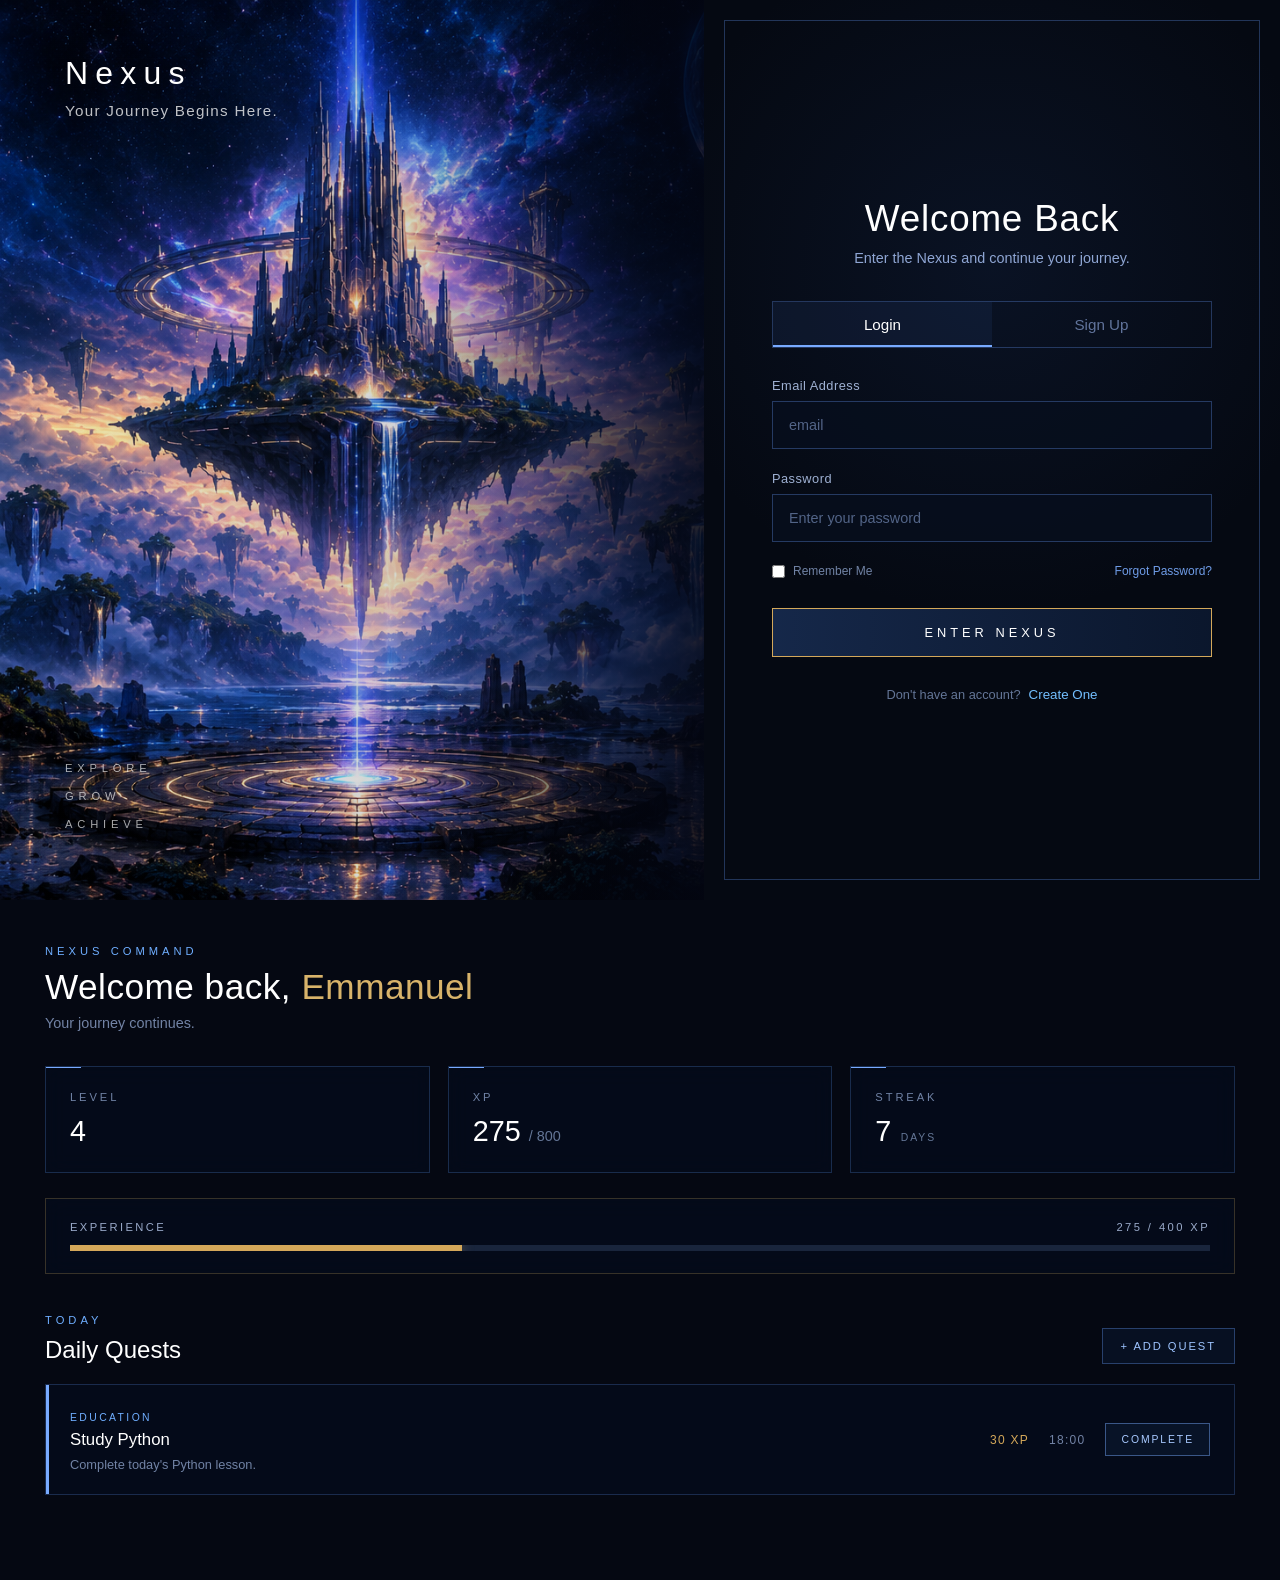
<file: Nexus-self/index.html>
<!DOCTYPE html>
<html lang="en">
<head>
    <meta charset="UTF-8">
    <meta name="viewport" content="width=device-width, initial-scale=1.0">
    <title>Nexus</title>
    <link rel="stylesheet" href="style.css">
</head>
<body>
    
    <main class="auth-page">
        <section class="visual-panel">

            <div class="brand">
                <h1>Nexus</h1>
                <p>Your Journey Begins Here.</p>
            </div>
            
            <div class="visual-content">
                <span>EXPLORE</span>
                <span>GROW</span>
                <span>ACHIEVE</span>
            </div>

        </section>

        <section class="auth-panel">
            <div class="auth-container">

                <header class="auth-header">

                    <h2 id="auth-title">Welcome Back</h2>
                    
                    <p id="auth-description">
                        Enter the Nexus and continue your journey.
                    </p>
                </header>

                <div class="auth-tabs">

                    <button class="tab active" id="login-tab" type="button">Login</button>
                    <button class="tab" id="signup-tab" type="button">Sign Up</button>

                </div>

                <form id="login-form" class="auth-form">

                    <div class="form-group">
                        <label for="login-email">Email Address</label>
                        <input type="email" id="login-email" placeholder="email" required>
                    </div>

                    <div class="form-group">
                        <label for="login-password">Password</label>
                        <input type="password" id="login-password" placeholder="Enter your password" required>
                    </div>

                    <div class="form-options">

                        <label class="remember">
                            <input type="checkbox" id="remember-me">
                            <span>Remember Me</span>
                        </label>

                        <button type="button" class="forgot-password">Forgot Password?</button>

                    </div>

                    <button type="submit" class="primary-button" id="submit-login">ENTER NEXUS</button>
                </form>

                <form id="signup-form" class="auth-form hidden">

                    <div class="form-group">
                        <label for="signup-username">Username</label>
                        <input type="text" id="signup-username" placeholder="Choose a username" required>
                    </div>

                    <div class="form-group">
                        <label for="signup-email">Email Address</label>
                        <input type="email" id="signup-email" placeholder="Enter your email" required>
                    </div>

                    <div class="form-group">
                        <label for="signup-password">Password</label>
                        <input type="password" id="signup-password" placeholder="Create a password" required>
                    </div>

                    <div class="form-group">
                        <label for="signup-confirm-password">Confirm Password</label>
                        <input type="password" id="signup-confirm-password" placeholder="Confirm your password" required>
                    </div>

                    <button type="submit" class="primary-button">JOIN NEXUS</button>

                </form>

                <div class="auth-footer">

                    <span id="footer-text">Don't have an account?</span>
                    <button id="switch-auth" type="button">Create One</button>

                </div>

            </div>

        </section>
        
    </main>
    <section id="app-content">
            
        <section id="dashboard-view" class="app-view">

            <header class="dashboard-header">
                <div>
                    <p class="section-label">NEXUS COMMAND</p>
                    <h1>Welcome back, <span id="player-name">Nexus Player</span></h1>
                    <p class="dashboard-subtitle">
                        Your journey continues.
                    </p>
                </div>
            </header>


            <section class="player-status">

                <div class="status-card">
                    <span class="status-label">LEVEL</span>
                    <strong id="player-level">1</strong>
                </div>

                <div class="status-card">
                    <span class="status-label">XP</span>
                    <strong>
                        <span id="player-xp">0</span>
                        <span class="xp-required">
                            / <span id="xp-required">100</span>
                        </span>
                    </strong>
                </div>

                <div class="status-card">
                    <span class="status-label">STREAK</span>
                    <strong id="player-streak">0</strong>
                    <span class="status-unit">DAYS</span>
                </div>

            </section>


            <section class="xp-section">

                <div class="xp-header">
                    <span>EXPERIENCE</span>

                    <span>
                        <span id="xp-current">0</span>
                        /
                        <span id="xp-total">100</span>
                        XP
                    </span>
                </div>

                <div class="xp-bar">
                    <div id="xp-progress" class="xp-progress"></div>
                </div>

            </section>


            <section class="quests-section">

                <div class="section-heading">
                    <div>
                        <p class="section-label">TODAY</p>
                        <h2>Daily Quests</h2>
                    </div>

                    <button id="add-quest-button" class="secondary-button">
                        + ADD QUEST
                    </button>
                </div>


                <div id="quest-list" class="quest-list"></div>

            </section>

        </section>

    </section>

    <script src="script.js"></script>

</body>
</html>
</file>
<file: Nexus-self/style.css>
* {
    margin: 0;
    padding: 0;
    box-sizing: border-box;
}

body {
    min-height: 100vh;
    font-family: Arial, Helvetica, sans-serif;
    background-color: #050812;
    color: white;
    overflow: hidden;
}

/* AUTHENTICATION PAGE */

.auth-page {
    min-height: 100vh;
    display: grid;
    grid-template-columns: 55% 45%;
}

/* Left Visual Panel */

.visual-panel {
    position: relative;
    background-image:
        linear-gradient(
            90deg,
            rgba(3, 6, 18, 0.05),
            rgba(3, 6, 18, 0.25)
        ),
        url("assets/nexus-auth-background.png");
    background-size: cover;
    background-position: center;
    overflow: hidden;
}

/* Dark overlay */

.visual-panel::after {
    content: "";
    position: absolute;
    inset: 0;
    background:
        linear-gradient(
            90deg,
            transparent 60%,
            rgba(3, 6, 18, 0.85)
        );
    pointer-events: none;
}

/* Brand */

.brand {
    position: absolute;
    top: 55px;
    left: 65px;
    z-index: 2;
}

.brand h1 {
    font-size: 2rem;
    letter-spacing: 0.45rem;
    font-weight: 500;
}

.brand p {
    margin-top: 10px;
    font-size: 0.95rem;
    letter-spacing: 0.08rem;
    opacity: 0.75;
}

/* Left Text */

.visual-content {
    position: absolute;
    bottom: 70px;
    left: 65px;
    display: flex;
    flex-direction: column;
    gap: 16px;
    z-index: 2;
}

.visual-content span {
    font-size: 0.7rem;
    letter-spacing: 0.3rem;
    opacity: 0.65;
}


/* RIGHT AUTH PANEL */

.auth-panel {
    position: relative;
    display: flex;
    align-items: center;
    justify-content: center;
    padding: 50px;
    background:
        radial-gradient(
            circle at 50% 30%,
            rgba(35, 67, 130, 0.16),
            transparent 50%
        ),
        #050912;
}

/* Decorative border */

.auth-panel::before {
    content: "";
    position: absolute;
    inset: 20px;
    border: 1px solid rgba(90, 135, 220, 0.35);
    pointer-events: none;
}

/* AUTH CONTAINER */

.auth-container {
    width: min(440px, 100%);
    position: relative;
    z-index: 2;
}

/* HEADER */

.auth-header {
    text-align: center;
    margin-bottom: 35px;
}

.auth-header h2 {
    font-size: 2.3rem;
    font-weight: 400;
    letter-spacing: 0.05rem;
}


.auth-header p {
    margin-top: 10px;
    font-size: 0.9rem;
    color: #8fa6d4;
}


/* AUTH TABS */

.auth-tabs {
    display: grid;
    grid-template-columns: 1fr 1fr;
    border: 1px solid rgba(90, 135, 220, 0.35);
    margin-bottom: 30px;
}

.tab {
    border: none;
    padding: 14px;
    background: transparent;
    color: #61749c;
    cursor: pointer;
    font-size: 0.95rem;
    transition: 0.25s ease;
}

.tab.active {
    color: white;
    background: rgba(40, 70, 125, 0.18);
    box-shadow: inset 0 -2px 0 #78aaff;
}

.tab:hover {
    color: white;
}


/* FORM */

.auth-form {
    display: flex;
    flex-direction: column;
    gap: 22px;
}

.form-group {
    display: flex;
    flex-direction: column;
    gap: 8px;
}

.form-group label {
    font-size: 0.8rem;
    color: #9fb1d3;
    letter-spacing: 0.03rem;
}

.form-group input {
    width: 100%;
    padding: 15px 16px;
    border: 1px solid rgba(83, 126, 205, 0.4);
    background: rgba(7, 14, 29, 0.8);
    color: white;
    outline: none;
    font-size: 0.9rem;
    transition: 0.25s ease;
}

.form-group input:focus {
    border-color: #78aaff;
    box-shadow: 0 0 15px rgba(80, 140, 255, 0.12);
}

.form-group input::placeholder {
    color: #526487;
}


/* FORM OPTIONS */

.form-options {
    display: flex;
    justify-content: space-between;
    align-items: center;
    font-size: 0.75rem;
}

.remember {
    display: flex;
    align-items: center;
    gap: 8px;
    color: #7183a5;
    cursor: pointer;
}

.remember input {
    accent-color: #78aaff;
}


.forgot-password {
    border: none;
    background: transparent;
    color: #6f9ce7;
    cursor: pointer;
    font-size: 0.75rem;
}

/* PRIMARY BUTTON */

.primary-button {
    position: relative;
    margin-top: 8px;
    padding: 16px;
    border: 1px solid #d4a85a;
    background:
        linear-gradient(
            90deg,
            rgba(24, 45, 83, 0.85),
            rgba(12, 25, 49, 0.85)
        );
    color: white;
    font-size: 0.8rem;
    letter-spacing: 0.25rem;
    cursor: pointer;
    transition: 0.25s ease;
}

.primary-button:hover {
    box-shadow: 0 0 20px rgba(80, 140, 255, 0.2);
    transform: translateY(-1px);
}

/* FOOTER */

.auth-footer {
    display: flex;
    justify-content: center;
    gap: 8px;
    margin-top: 30px;
    font-size: 0.8rem;
    color: #647697;
}

.auth-footer button {
    border: none;
    background: transparent;
    color: #73bfff;
    cursor: pointer;
}

.auth-footer button:hover {
    text-decoration: underline;
}

/* UTILITY */

.hidden {
    display: none;
}


/* RESPONSIVE */

@media (max-width: 900px) {
    .auth-page {
        grid-template-columns: 1fr;
    }
    .visual-panel {
        display: none;
    }
    .auth-panel {
        min-height: 100vh;
    }
}

/* =========================================
   NEXUS DASHBOARD
   ========================================= */

.app-shell {
    min-height: 100vh;
    display: flex;
    background:
        linear-gradient(
            rgba(3, 7, 18, 0.82),
            rgba(3, 7, 18, 0.92)
        ),
        url("assets/nexus-background.png");

    background-size: cover;
    background-position: center;
    background-attachment: fixed;

    color: white;
}


/* =========================================
   APPLICATION CONTENT
   ========================================= */

#app-content {
    flex: 1;
    min-width: 0;
    padding: 45px;
    overflow-y: auto;
}


/* =========================================
   DASHBOARD HEADER
   ========================================= */

.dashboard-header {
    margin-bottom: 35px;
}

.section-label {
    color: #6faeff;
    font-size: 0.7rem;
    letter-spacing: 0.25rem;
    margin-bottom: 10px;
}

.dashboard-header h1 {
    font-size: 2.2rem;
    font-weight: 400;
    letter-spacing: 0.03rem;
}

.dashboard-header h1 span {
    color: #d8b36a;
}

.dashboard-subtitle {
    margin-top: 8px;
    color: #7283a5;
    font-size: 0.9rem;
}


/* =========================================
   PLAYER STATUS
   ========================================= */

.player-status {
    display: grid;
    grid-template-columns: repeat(3, 1fr);
    gap: 18px;
    margin-bottom: 25px;
}

.status-card {
    position: relative;
    padding: 24px;
    background: rgba(5, 12, 27, 0.78);
    border: 1px solid rgba(82, 130, 210, 0.28);
    backdrop-filter: blur(10px);
}

.status-card::before {
    content: "";
    position: absolute;
    top: 0;
    left: 0;
    width: 35px;
    height: 1px;
    background: #78aaff;
}

.status-label {
    display: block;
    margin-bottom: 12px;
    color: #7183a6;
    font-size: 0.7rem;
    letter-spacing: 0.18rem;
}

.status-card strong {
    font-size: 1.8rem;
    font-weight: 400;
}

.xp-required {
    color: #657798;
    font-size: 0.9rem;
}

.status-unit {
    margin-left: 5px;
    color: #657798;
    font-size: 0.65rem;
    letter-spacing: 0.12rem;
}


/* =========================================
   XP SECTION
   ========================================= */

.xp-section {
    padding: 22px 24px;
    margin-bottom: 40px;

    background: rgba(5, 12, 27, 0.78);
    border: 1px solid rgba(212, 168, 90, 0.25);
    backdrop-filter: blur(10px);
}

.xp-header {
    display: flex;
    justify-content: space-between;
    margin-bottom: 12px;

    color: #9aaaca;
    font-size: 0.7rem;
    letter-spacing: 0.15rem;
}

.xp-bar {
    width: 100%;
    height: 6px;

    background: rgba(45, 61, 91, 0.55);
    overflow: hidden;
}

.xp-progress {
    width: 0%;
    height: 100%;

    background: #d4a85a;
    box-shadow: 0 0 12px rgba(212, 168, 90, 0.55);

    transition: width 0.5s ease;
}


/* =========================================
   QUEST SECTION
   ========================================= */

.quests-section {
    margin-bottom: 40px;
}

.section-heading {
    display: flex;
    justify-content: space-between;
    align-items: end;
    margin-bottom: 20px;
}

.section-heading h2 {
    font-size: 1.5rem;
    font-weight: 400;
}


/* =========================================
   BUTTONS
   ========================================= */

.secondary-button {
    padding: 11px 18px;

    border: 1px solid rgba(90, 135, 220, 0.4);
    background: rgba(8, 18, 38, 0.8);

    color: #9ec4ff;
    font-size: 0.7rem;
    letter-spacing: 0.12rem;

    cursor: pointer;
}

.secondary-button:hover {
    border-color: #78aaff;
    box-shadow: 0 0 15px rgba(80, 140, 255, 0.15);
}


/* =========================================
   EMPTY QUEST STATE
   ========================================= */

.empty-state {
    min-height: 260px;

    display: flex;
    flex-direction: column;
    justify-content: center;
    align-items: center;

    text-align: center;

    border: 1px dashed rgba(82, 130, 210, 0.25);
    background: rgba(4, 10, 23, 0.58);

    backdrop-filter: blur(8px);
}

.empty-state-symbol {
    margin-bottom: 18px;

    color: #6faeff;
    font-size: 2rem;

    text-shadow:
        0 0 12px rgba(111, 174, 255, 0.6);
}

.empty-state h3 {
    font-size: 0.9rem;
    font-weight: 400;
    letter-spacing: 0.2rem;
}

.empty-state p {
    margin-top: 9px;
    margin-bottom: 25px;
    color: #687a9c;
    font-size: 0.8rem;
}


/* =========================================
   RESPONSIVE DASHBOARD
   ========================================= */

@media (max-width: 800px) {

    #app-content {
        padding: 25px;
    }

    .player-status {
        grid-template-columns: 1fr;
    }

    .dashboard-header h1 {
        font-size: 1.7rem;
    }

    .section-heading {
        align-items: flex-start;
        gap: 15px;
        flex-direction: column;
    }
}

/* =========================================
   QUEST CARDS
   ========================================= */

.quest-list {
    display: flex;
    flex-direction: column;
    gap: 14px;
}

.quest-card {
    position: relative;
    display: flex;
    justify-content: space-between;
    align-items: center;
    gap: 30px;
    padding: 22px 24px;
    background: rgba(5, 12, 27, 0.82);
    border: 1px solid rgba(82, 130, 210, 0.28);
    backdrop-filter: blur(10px);
    transition:
        border-color 0.2s ease,
        transform 0.2s ease,
        box-shadow 0.2s ease;
}

.quest-card::before {
    content: "";
    position: absolute;
    left: 0;
    top: 0;
    width: 3px;
    height: 100%;
    background: #78aaff;
}

.quest-card:hover {
    border-color: rgba(120, 170, 255, 0.55);
    box-shadow: 0 0 20px rgba(80, 140, 255, 0.08);
    transform: translateX(3px);
}


/* =========================================
   QUEST INFORMATION
   ========================================= */

.quest-info {
    min-width: 0;
}

.quest-category {
    display: inline-block;
    margin-bottom: 7px;
    color: #6faeff;
    font-size: 0.65rem;
    letter-spacing: 0.15rem;
    text-transform: uppercase;
}

.quest-info h3 {
    font-size: 1.05rem;
    font-weight: 400;
}

.quest-info p {
    margin-top: 7px;
    color: #7183a5;
    font-size: 0.8rem;
}


/* =========================================
   QUEST META
   ========================================= */

.quest-meta {
    display: flex;
    align-items: center;
    gap: 20px;
    flex-shrink: 0;
}

.quest-meta > span {
    color: #d4a85a;
    font-size: 0.75rem;
    letter-spacing: 0.08rem;
}

.quest-meta > span:nth-child(2) {
    color: #7283a5;
}


/* =========================================
   COMPLETE BUTTON
   ========================================= */

.quest-complete-button {
    padding: 10px 15px;
    border: 1px solid rgba(120, 170, 255, 0.45);
    background: rgba(9, 20, 42, 0.9);
    color: #a8c9ff;
    font-size: 0.65rem;
    letter-spacing: 0.12rem;
    cursor: pointer;
    transition:
        border-color 0.2s ease,
        box-shadow 0.2s ease,
        background 0.2s ease;
}

.quest-complete-button:hover {
    border-color: #78aaff;
    background: rgba(20, 43, 82, 0.9);
    box-shadow: 0 0 15px rgba(80, 140, 255, 0.15);
}


/* =========================================
   MOBILE QUEST CARDS
   ========================================= */

@media (max-width: 650px) {
    .quest-card {
        align-items: flex-start;
        flex-direction: column;
    }
    .quest-meta {
        width: 100%;
        justify-content: space-between;
    }
}
.level-up-overlay {
    position: fixed;
    inset: 0;
    display: flex;
    align-items: center;
    justify-content: center;
    background: rgba(2, 6, 18, 0.72);
    backdrop-filter: blur(8px);
    z-index: 9999;
    animation: level-up-fade-in 0.3s ease;
}


.level-up-panel {
    width: min(420px, 90%);
    padding: 50px 40px;
    text-align: center;
    background: rgba(7, 15, 35, 0.94);
    border: 1px solid rgba(120, 170, 255, 0.65);
    box-shadow: 0 0 50px rgba(80, 140, 255, 0.2);
    animation: level-up-panel-in 0.45s ease;
}


.level-up-label {
    color: #78aaff;
    font-size: 0.65rem;
    letter-spacing: 0.3rem;
}


.level-up-panel h2 {
    margin-top: 15px;
    font-size: 2rem;
    font-weight: 400;
    letter-spacing: 0.2rem;
}


.level-up-number {
    margin: 25px 0;
    color: #d4a85a;
    font-size: 5rem;
    font-weight: 300;
    line-height: 1;
    text-shadow: 0 0 25px rgba(212, 168, 90, 0.35);
}


.level-up-panel p {
    color: #7183a5;
    font-size: 0.8rem;
    letter-spacing: 0.08rem;
}


@keyframes level-up-fade-in {
    from {opacity: 0;}
    to {opacity: 1;}
}


@keyframes level-up-panel-in {
    from {
        opacity: 0;
        transform: scale(0.92);
    }
    to {
        opacity: 1;
        transform: scale(1);
    }
}
</file>
